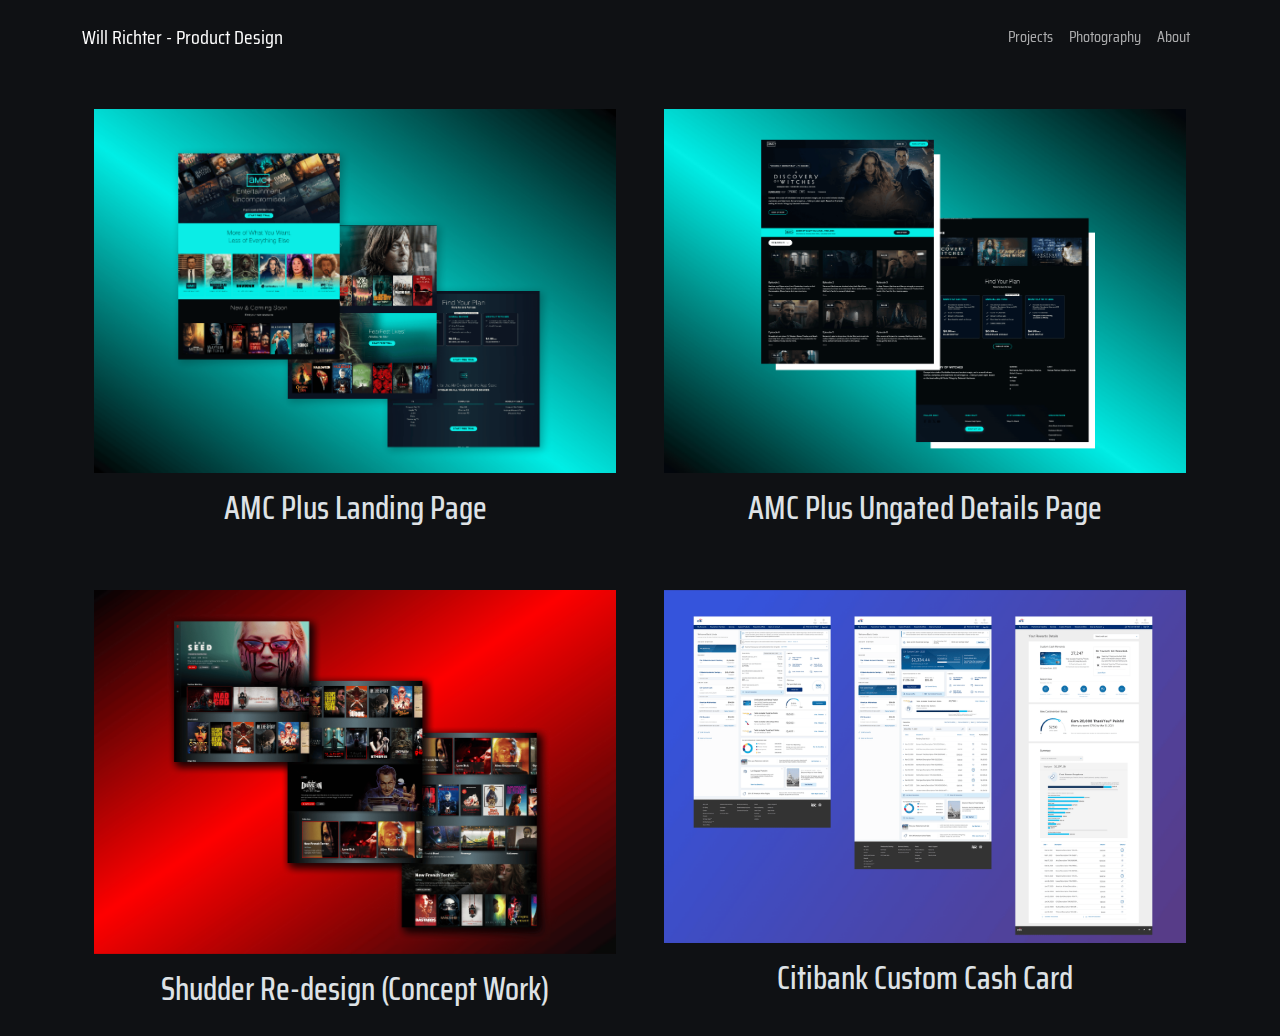
<file: index.html>
<!DOCTYPE html>
<html lang="en" data-bs-theme="dark">

<head>
    <meta charset="UTF-8">
    <meta name="viewport" content="width=device-width, initial-scale=1.0">

    <!-- Preconnecting to Google Fonts -->
    <link rel="preconnect" href="https://fonts.googleapis.com">
    <link rel="preconnect" href="https://fonts.gstatic.com" crossorigin>
    <link
        href="https://fonts.googleapis.com/css2?family=Saira+Condensed:wght@100;200;300;400;500;600;700;800;900&display=swap"
        rel="stylesheet">

    <!-- Bootstrap CSS -->
    <link href="https://cdn.jsdelivr.net/npm/bootstrap@5.3.3/dist/css/bootstrap.min.css" rel="stylesheet"
        integrity="sha384-QWTKZyjpPEjISv5WaRU9OFeRpok6YctnYmDr5pNlyT2bRjXh0JMhjY6hW+ALEwIH" crossorigin="anonymous">

    <!-- Bootstrap JS -->
    <script defer src="https://cdn.jsdelivr.net/npm/bootstrap@5.3.3/dist/js/bootstrap.bundle.min.js"
        integrity="sha384-YvpcrYf0tY3lHB60NNkmXc5s9fDVZLESaAA55NDzOxhy9GkcIdslK1eN7N6jIeHz"
        crossorigin="anonymous"></script>

    <!-- Navbar Scroll Behavior -->
    <script>
        document.addEventListener("DOMContentLoaded", function () {
            const navbar = document.querySelector(".navbar");

            window.addEventListener("scroll", function () {
                if (window.scrollY > 50) {
                    navbar.classList.add("navbar-scroll");
                } else {
                    navbar.classList.remove("navbar-scroll");
                }
            });
        });
    </script>

    <!-- Custom Styles -->
    <link rel="stylesheet" href="style.css">

    <!-- Inline Style to Apply Saira Condensed Font -->
    <style>
        body {
            font-family: 'Saira Condensed', sans-serif;
        }

        .navbar-scroll {
            background-color: rgba(0, 0, 0, 0.8);
            /* Example scroll effect */
            transition: background-color 0.3s ease-in-out;
        }
    </style>

    <title>Will Richter Design</title>
</head>


<body>

    <nav class="navbar navbar-expand-sm  sticky-top">
        <div class="container">
            <a class="navbar-brand" href="index.html">Will Richter - Product Design</a>
            <button class="navbar-toggler" type="button" data-bs-toggle="collapse" data-bs-target="#collapsibleNavbar">
                <span class="navbar-toggler-icon"></span>
            </button>
            <div class="collapse navbar-collapse" id="collapsibleNavbar">
                <!-- <div>
                <div class="col">
                <ul class="navbar-nav justify-content-start">
                    <li class="nav-item">
                        <a class="nav-link" href="#">Test</a>
                    </li>
                </ul>
            </div>
        </div> -->
                <div class="col">
                    <ul class="navbar-nav justify-content-end">
                        <li class="nav-item">
                            <a class="nav-link" href="index.html">Projects</a>
                        </li>

                        <li class="nav-item">
                            <a class="nav-link" href="https://www.willrichterstudio.com/">Photography</a>
                        </li>
                        <li class="nav-item">
                            <a class="nav-link" href="about.html">About</a>
                        </li>
                    </ul>
                </div>
            </div>
        </div>
    </nav>
    <div class="container">
        <div class="row">
            <div class="col">
                <div class="container mt-4">
                    <a href="project_AMCPlus Landing Page.html">



                        <img src="Assets/AMC+ Landing Page/AMCPlus Landing Page 1.png"
                            class="image-responsive clickable-image" alt="Cinque Terre">
                    </a>
                    <h2 class="p-3 text-center">AMC Plus Landing Page</h2>
                </div>
            </div>
            <div class="col">
                <div class="container mt-4">
                    <a href="project_AMCPlus Ungated Detail Page.html">


                        <img class="image-responsive clickable-image"
                            src="Assets/Ungated AMC+ Detail Page/Ungated AMC+ Detail Page 1.png" alt="Cinque Terre">
                    </a>
                    <h2 class=" p-3 text-center">AMC Plus Ungated Details Page</h2>
                </div>
            </div>
        </div>
    </div>
    <div class="container">
        <div class="row">
            <div class="col">
                <div class="container mt-4">
                    <a href="project_Shudder.html">
                        <img src="Assets/Shudder/Shudder 1.png" class="image-responsive clickable-image"
                            alt="Cinque Terre"></a>
                    <h2 class="p-3 text-center">Shudder Re-design (Concept Work)</h2>
                </div>
            </div>

            <div class="col">
                <div class="container mt-4">
                    <a href="project_Citibank_CustomCard.html">
                        <img src="Assets/Citibank/Custom cash 2.png" class="image-responsive clickable-image"
                            alt="Cinque Terre"></a>
                    <h2 class="p-3 text-center">Citibank Custom Cash Card</h2>
                </div>
            </div>
            <!--
            <div class="col">
                <div class="container mt-4">
                    <a href="project_Citibank_My Citi.html">
                        <img src="Assets/My Citi/Citi 1.jpg" class="image-responsive" alt="Cinque Terre"></a>
                    <h2 class="p-3 text-center">Citibank My Citi App</h2>
                </div>
            </div>
            <div class="col">
                <div class="container mt-4">
                    <img src="Assets/SFF Page/SFF P1.png" class="image-responsive" alt="Cinque Terre">
                    <h2 class="p-3 text-center">Sundance Film Festival</h2>
                </div>
            </div>
        </div>
    </div>
-->



</body>

</html>
</file>
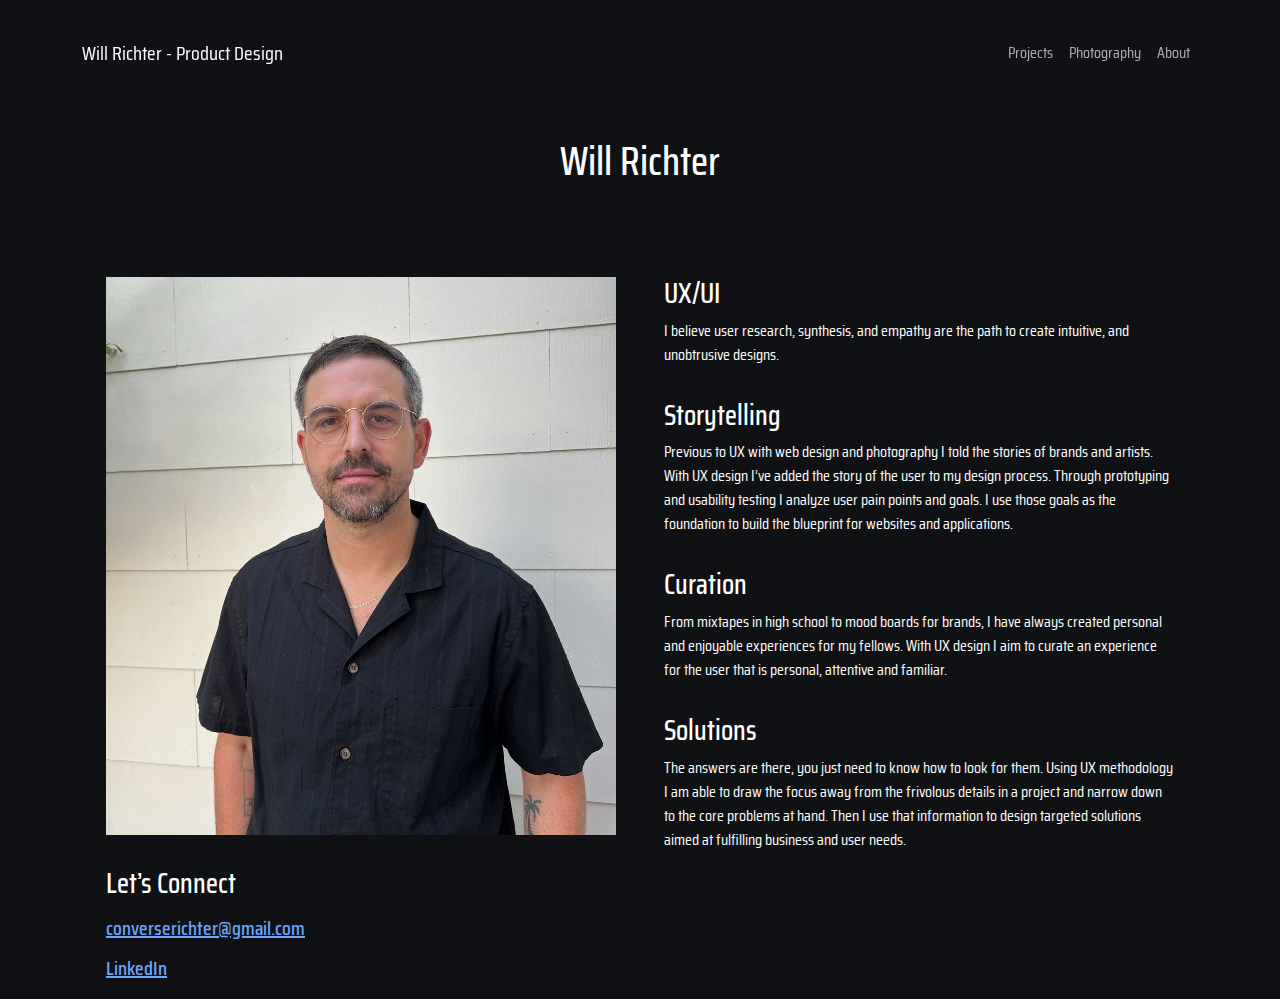
<file: about.html>
<!DOCTYPE html>
<html lang="en" data-bs-theme="dark">

<head>
    <meta charset="UTF-8">
    <meta name="viewport" content="width=device-width, initial-scale=1.0">


    <link rel="preconnect" href="https://fonts.googleapis.com">
    <link rel="preconnect" href="https://fonts.gstatic.com" crossorigin>
    <link
        href="https://fonts.googleapis.com/css2?family=Saira+Condensed:wght@100;200;300;400;500;600;700;800;900&display=swap"
        rel="stylesheet">


    <link href="https://cdn.jsdelivr.net/npm/bootstrap@5.3.3/dist/css/bootstrap.min.css" rel="stylesheet"
        integrity="sha384-QWTKZyjpPEjISv5WaRU9OFeRpok6YctnYmDr5pNlyT2bRjXh0JMhjY6hW+ALEwIH" crossorigin="anonymous">

    <script defer src="https://cdn.jsdelivr.net/npm/bootstrap@5.3.3/dist/js/bootstrap.bundle.min.js"
        integrity="sha384-YvpcrYf0tY3lHB60NNkmXc5s9fDVZLESaAA55NDzOxhy9GkcIdslK1eN7N6jIeHz"
        crossorigin="anonymous"></script>


    <link rel="stylesheet" href="style.css">

    <title>Project template</title>

    <style>
        body {
            font-family: 'Saira Condensed', sans-serif;
        }
    </style>
</head>

<body>

    <body class="d-flex h-100 ">

        <div class="cover-container d-flex w-100 h-100 p-3 mx-auto flex-column">
            <div class="container">
                <nav class="navbar navbar-expand-sm  sticky-top">
                    <a class="navbar-brand" href="index.html">Will Richter - Product Design</a>
                    <button class="navbar-toggler" type="button" data-bs-toggle="collapse"
                        data-bs-target="#collapsibleNavbar">
                        <span class="navbar-toggler-icon"></span>
                    </button>
                    <div class="collapse navbar-collapse" id="collapsibleNavbar">
                        <div class="col">
                            <ul class="navbar-nav justify-content-end">
                                <li class="nav-item">
                                    <a class="nav-link" href="index.html">Projects</a>
                                </li>

                                <li class="nav-item">
                                    <a class="nav-link" href="https://www.willrichterstudio.com/">Photography</a>
                                </li>
                                <li class="nav-item">
                                    <a class="nav-link" href="about.html">About</a>
                                </li>
                            </ul>
                        </div>
                    </div>
                </nav>
                <h1 class="p-5">
                    Will Richter
                </h1>
                <div class="container">
                    <div class="row">
                        <div class="col">
                            <div class="container mt-4">
                                <img src="Assets/Profile Pic/IMG_0397.jpeg" class="image-responsive" alt="Cinque Terre">

                                <h3 style="text-align: left; margin-top: 32px;">Let’s Connect</h3>

                                <h5 style="text-align: left; margin-top: 16px;"><a href=" converserichter@gmail.com">
                                        converserichter@gmail.com</a></h5>
                                <h5 style="text-align: left; margin-top: 16px;">
                                    <a href="https://www.linkedin.com/in/willrichterstudio/">LinkedIn</a>
                                </h5>
                            </div>
                        </div>
                        <div class="col">
                            <div class="container mt-4" style="text-align: left;">



                                <h3>UX/UI</h3>

                                <p style="margin-bottom: 32px;">
                                    I believe user research, synthesis, and empathy are the path to create
                                    intuitive,
                                    and unobtrusive designs.
                                </p>

                                <h3> Storytelling</h3>

                                <p style="margin-bottom: 32px;">
                                    Previous to UX with web design and photography I told the stories of brands
                                    and
                                    artists. With UX design I’ve added the story of the user to my design
                                    process.
                                    Through prototyping and usability testing I analyze user pain points and
                                    goals. I
                                    use those goals as the foundation to build the blueprint for websites and
                                    applications.
                                </p>

                                <h3>Curation</h3>

                                <p style="margin-bottom: 32px;">
                                    From mixtapes in high school to mood boards for brands, I have always
                                    created
                                    personal and enjoyable experiences for my fellows. With UX design I aim to
                                    curate an
                                    experience for the user that is personal, attentive and familiar.
                                </p>

                                <h3>Solutions</h3>

                                <p style="margin-bottom: 32px;">
                                    The answers are there, you just need to know how to look for them. Using UX
                                    methodology I am able to draw the focus away from the frivolous details in a
                                    project
                                    and narrow down to the core problems at hand. Then I use that information to
                                    design
                                    targeted solutions aimed at fulfilling business and user needs.
                                </p>
                            </div>
                        </div>
                    </div>
                </div>
            </div>





    </body>
    </div>


</body>
</body>

</html>
</file>
<file: style.css>
:root {
    --bs-body-font-family: "Lato", Sans-serif;
    --bs-body-bg: #0f1114
}

/* Ensure images are responsive */
.image-responsive {
    width: 100%;
    /* Makes the image responsive */

    height: auto;
    /* Keeps the aspect ratio intact */
}

.img-fluid {
    max-width: 100%;
    /* Ensures the image width does not exceed the container width */
    height: auto;
    /* Maintains aspect ratio */
}




/* Make the row a flex container */
.row {
    display: flex;
    flex-wrap: wrap;
    /* Allows the columns to wrap on smaller screens */
}

/* Adjust columns layout for larger screens */
.col {
    flex: 1 1 48%;
    /* Distribute columns evenly and add some space between them */
    margin: 1% 0;
    /* Add some margin to the columns */

}


.navbar-toggler {
    outline: none;
    /* Remove any default outline */
    border: none;
    /* Remove the border (if there is one) */
}

.navbar-scroll {
    background-color: rgba(0, 0, 0, 0.8);
    /* Adjust opacity and color */
    transition: background-color 0.3s ease-in-out;
    /* Smooth transition */
}

.cover-container {
    padding: 0 20px;
    position: absolute;
    top: 50%;
    left: 50%;
    transform: translate(-50%, -50%);
    color: white;
    /* Make text white for better contrast */
    text-align: center;
    z-index: 1;
    /* Ensure it stays above the image */
}

main {
    max-width: 600px;
    /* Optional: Restrict the width of the content */
}

.text-center {
    max-width: 800px;
    margin: 0 auto;
    /* Centers the container horizontally */
    text-align: center;
    /* Centers the text inside the container */
}


/* Make the gallery container a flexbox and allow wrapping */
.gallery-container {
    display: flex;
    flex-wrap: wrap;
    /* Allow items to wrap */
    gap: 16px 16px;
    /* Add space between items */
    justify-content: flex-start;
    /* Align items to the left */
}

/* Style each gallery item */
.gallery-item {
    flex: 1 1 calc(33.33% - 16px);
    /* Makes each image take up roughly 1/3 of the container */
    max-width: calc(33.33% - 16px);
    /* Ensure images do not overflow */

    box-sizing: border-box;
    /* Ensure padding and border are included in width */
    margin-bottom: 16;
}

/* Ensure images are responsive */
.gallery-item img {
    width: 100%;
    height: auto;
    border-radius: 0px;
    /* Optional: round the corners */
    object-fit: cover;
    /* Maintain aspect ratio and crop if necessary */
    box-shadow: 0 4px 8px rgba(0, 0, 0, 0.1);
    /* Optional: subtle shadow */
}

/* Responsive design: for smaller screens, adjust layout */
@media (max-width: 768px) {
    .gallery-item {
        flex: 1 1 calc(50% - 16px);
        /* 2 images per row on medium screens */
        max-width: calc(50% - 16px);
    }
}

@media (max-width: 576px) {
    .gallery-item {
        flex: 1 1 100%;
        /* 1 image per row on small screens */
        max-width: 100%;
    }
}

/* Stack images vertically when screen width is below 500px */
@media (max-width: 500px) {
    .row {
        flex-direction: column;
        /* Stack images vertically */
        align-items: center;
        /* Center the content */


    }


    .b-example-divider {
        height: 3rem;
        background-color: rgba(0, 0, 0, .1);
        border: solid rgba(0, 0, 0, .15);
        border-width: 1px 0;
        box-shadow: inset 0 .5em 1.5em rgba(0, 0, 0, .1), inset 0 .125em .5em rgba(0, 0, 0, .15);
    }
}

/* Add a hover effect for images triggering the modal */
.clickable-image:hover {
    cursor: pointer;
    /* Changes cursor to pointer */
    filter: brightness(0.8);
    /* Darkens the image slightly */
    transition: filter 0.3s ease;
    /* Smooth transition */
    border: 2px solid #7c1500;
    /* Adds a blue border */
    box-shadow: 0 4px 8px rgba(0, 123, 255, 0.2);
    /* Adds a subtle shadow */
}


.btn-primary {
    background-color: #7c1500;
    /* Replace with your desired color */
    border-color: #7c1500;
    /* Replace with your desired color */
}

.btn-primary:hover {
    background-color: #5c1000;
    /* Replace with your hover color */
    border-color: #5c1000;
    /* Replace with your hover color */
}

.btn-primary:active {
    background-color: #420b00;

    border-color: #420b00;

}

.btn-primary {
    border-radius: 6px;
    padding: 4px 24px;
    font-weight: ;
}

/* CSS to enforce left alignment */
</file>
